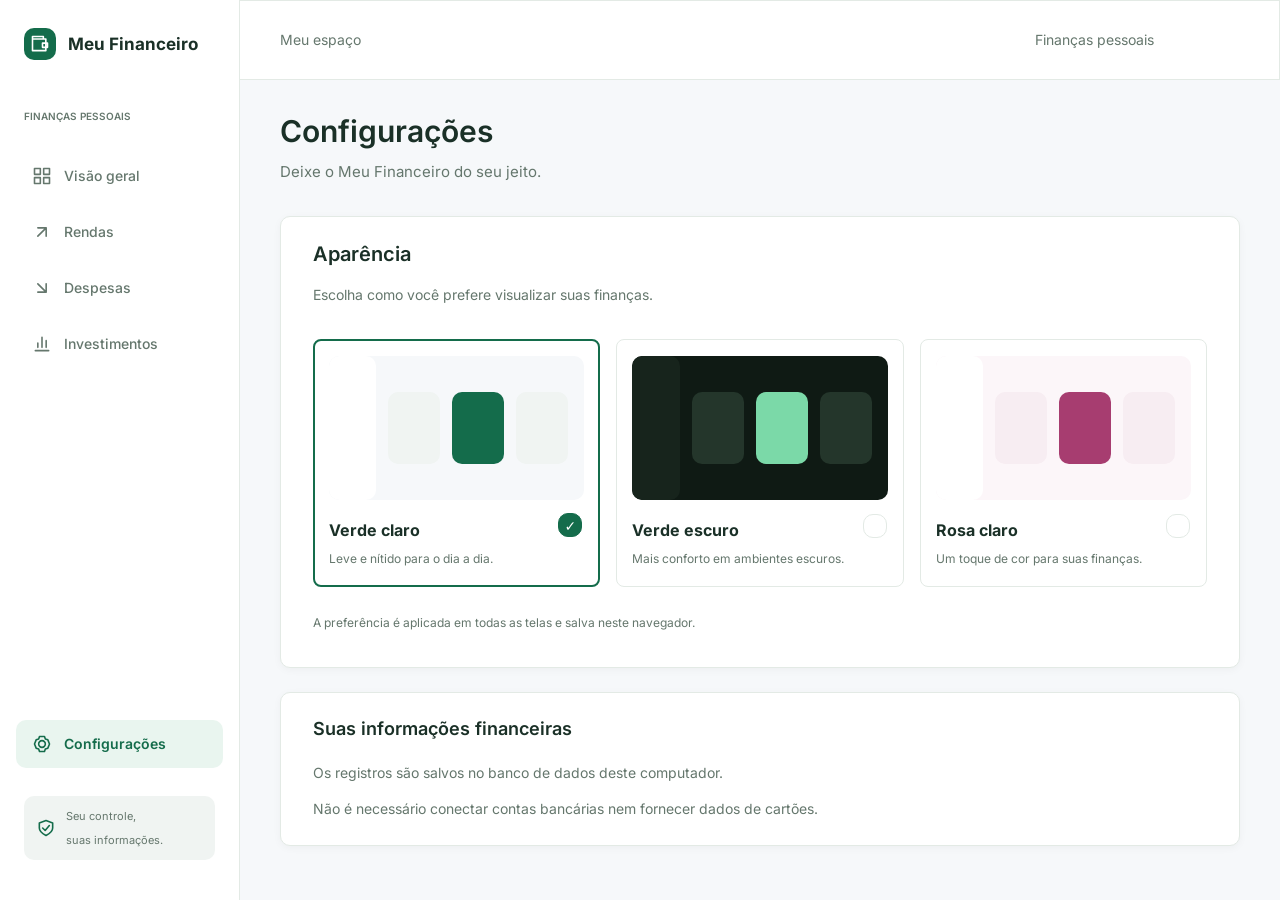
<file: frontend/src/pages/configuracoes.html>
<!doctype html>
<html lang="pt-BR" data-theme="verde-claro">
    <head>
        <meta charset="UTF-8" />
        <meta name="viewport" content="width=device-width, initial-scale=1.0" />
        <title>Configurações | Meu Financeiro</title>
        <link rel="stylesheet" href="../css/styles.css" />
        <script src="../js/theme.js"></script>
        <script src="../js/api.js" defer></script>
        <script src="../js/app.js" defer></script>
    </head>
    <body data-pagina="configuracoes">
        <a class="skip" href="#content">Pular para o conteúdo</a>
        <div id="menu-backdrop" class="menu-backdrop" aria-hidden="true" hidden></div>
        <aside id="menu-lateral" class="sidebar" aria-label="Navegação principal">
            <button id="menu-close" class="menu-close" type="button" aria-label="Fechar menu">×</button>
            <a href="../index.html" class="logo"
                ><span class="symbol"
                    ><img src="../assets/icons/wallet.svg" alt="" /></span
                >Meu Financeiro</a
            >
            <p class="nav-caption">FINANÇAS PESSOAIS</p>
            <nav>
                <a href="../index.html" data-nav="visao-geral"
                    ><img src="../assets/icons/grid.svg" alt="" />Visão geral</a
                >
                <a href="rendas.html" data-nav="rendas"
                    ><img src="../assets/icons/up.svg" alt="" />Rendas</a
                >
                <a href="despesas.html" data-nav="despesas"
                    ><img src="../assets/icons/down.svg" alt="" />Despesas</a
                >
                <a href="investimentos.html" data-nav="investimentos"
                    ><img
                        src="../assets/icons/invest.svg"
                        alt=""
                    />Investimentos</a
                >
            </nav>
            <div class="nav-bottom">
                <a
                    href="configuracoes.html"
                    data-nav="configuracoes"
                    aria-current="page"
                    ><img
                        src="../assets/icons/settings-active.svg"
                        alt=""
                    />Configurações</a
                >
                <div class="privacy">
                    <img src="../assets/icons/shield.svg" alt="" /><span
                        >Seu controle,<br />suas informações.</span
                    >
                </div>
            </div>
        </aside>
        <div class="workspace">
            <header class="topbar">
                <button id="menu-toggle" class="menu-toggle" type="button" aria-label="Abrir menu" aria-controls="menu-lateral" aria-expanded="false"><span></span><span></span><span></span></button>
                <span class="mobile-brand">Meu Financeiro</span>
                <span class="space-label">Meu espaço</span><span class="topbar-description">Finanças pessoais</span>
            </header>
            <main id="content">
                <div class="page-heading">
                    <div>
                        <h1 id="titulo">Configurações</h1>
                        <p id="subtitulo" class="subtitle">
                            Deixe o Meu Financeiro do seu jeito.
                        </p>
                    </div>
                    <button
                        class="period"
                        id="period-open"
                        aria-haspopup="dialog"
                        hidden
                    >
                        <img src="../assets/icons/calendar.svg" alt="" /><span
                            id="periodo-atual"
                            >Selecionar período</span
                        ><img src="../assets/icons/chevron.svg" alt="" />
                    </button>
                </div>
                <p id="erro-conexao" class="error" role="alert" hidden></p>
                <div id="tela">
                    <section class="card settings">
                        <h2>Aparência</h2>
                        <p>
                            Escolha como você prefere visualizar suas finanças.
                        </p>
                        <div
                            class="theme-grid"
                            role="group"
                            aria-label="Tema do sistema"
                        >
                            <button
                                class="theme-option"
                                data-theme-choice="verde-claro"
                            >
                                <div
                                    class="preview"
                                    data-theme="verde-claro"
                                    aria-hidden="true"
                                >
                                    <b></b><i></i><i></i><i></i>
                                </div>
                                <strong>Verde claro</strong
                                ><small>Leve e nítido para o dia a dia.</small
                                ><span class="check" aria-hidden="true"></span>
                            </button>
                            <button
                                class="theme-option"
                                data-theme-choice="verde-escuro"
                            >
                                <div
                                    class="preview"
                                    data-theme="verde-escuro"
                                    aria-hidden="true"
                                >
                                    <b></b><i></i><i></i><i></i>
                                </div>
                                <strong>Verde escuro</strong
                                ><small
                                    >Mais conforto em ambientes escuros.</small
                                ><span class="check" aria-hidden="true"></span>
                            </button>
                            <button
                                class="theme-option"
                                data-theme-choice="rosa-claro"
                            >
                                <div
                                    class="preview"
                                    data-theme="rosa-claro"
                                    aria-hidden="true"
                                >
                                    <b></b><i></i><i></i><i></i>
                                </div>
                                <strong>Rosa claro</strong
                                ><small
                                    >Um toque de cor para suas finanças.</small
                                ><span class="check" aria-hidden="true"></span>
                            </button>
                        </div>
                        <p class="footnote">
                            A preferência é aplicada em todas as telas e salva
                            neste navegador.
                        </p>
                    </section>
                    <section class="card info-card">
                        <h2>Suas informações financeiras</h2>
                        <p>
                            Os registros são salvos no banco de dados deste
                            computador.
                        </p>
                        <p>
                            Não é necessário conectar contas bancárias nem
                            fornecer dados de cartões.
                        </p>
                    </section>
                </div>
            </main>
        </div>
        <div id="toast" role="status" aria-live="polite" hidden></div>
        <dialog id="period-dialog" aria-labelledby="period-title">
            <form id="period-form">
                <h2 id="period-title">Selecionar período</h2>
                <p>Escolha um mês ou informe um intervalo.</p>
                <label for="month">Mês</label><input id="month" type="month" />
                <div class="field-row">
                    <div>
                        <label for="start">Data inicial *</label
                        ><input id="start" type="date" required />
                    </div>
                    <div>
                        <label for="end">Data final *</label
                        ><input id="end" type="date" required />
                    </div>
                </div>
                <p class="error" id="period-error" role="alert"></p>
                <div class="actions">
                    <button type="button" id="period-cancel">Cancelar</button
                    ><button class="primary">Aplicar período</button>
                </div>
            </form>
        </dialog>
    </body>
</html>
</file>
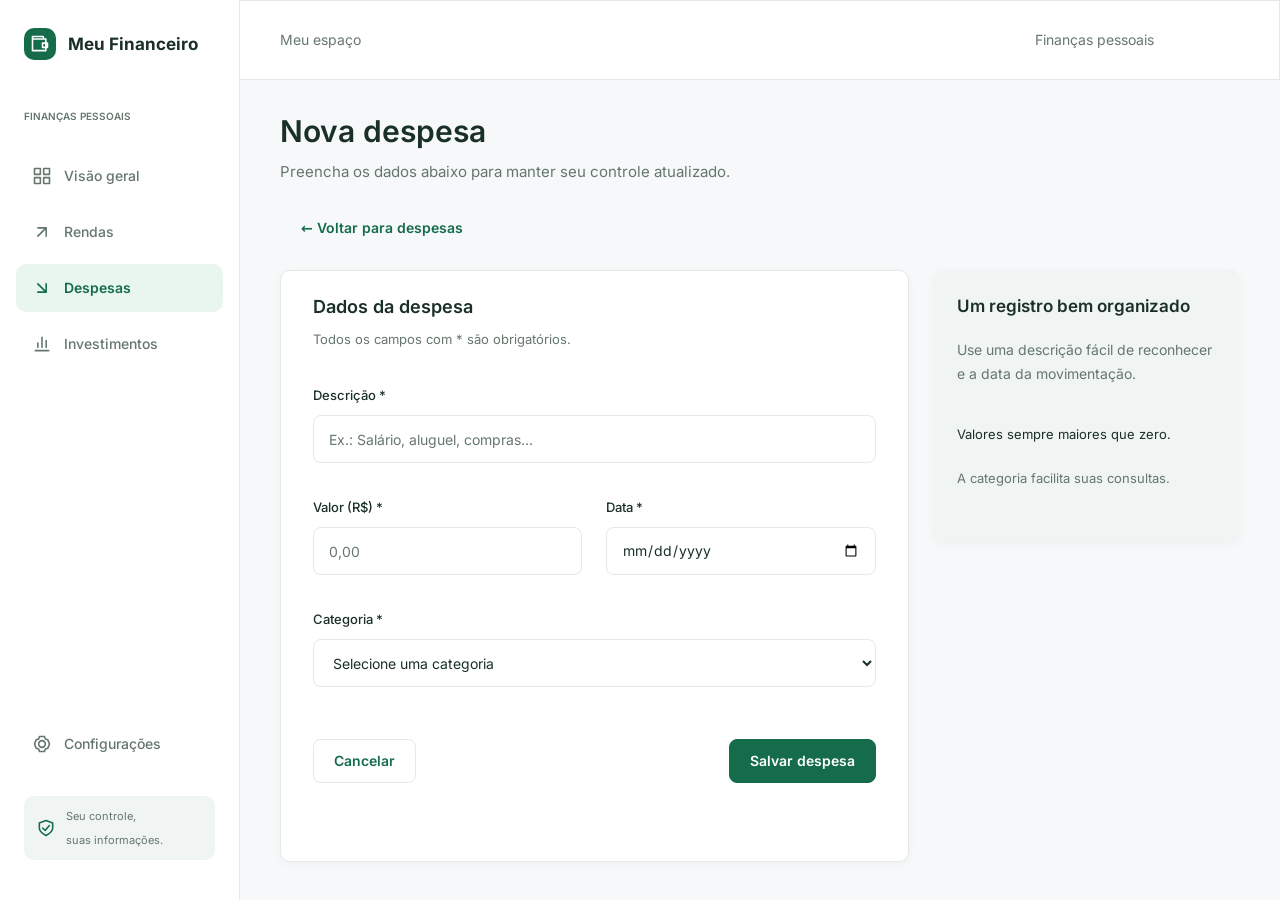
<file: frontend/src/pages/nova-despesa.html>
<!doctype html>
<html lang="pt-BR" data-theme="verde-claro">
    <head>
        <meta charset="UTF-8" />
        <meta name="viewport" content="width=device-width, initial-scale=1.0" />
        <title>Nova despesa | Meu Financeiro</title>
        <link rel="stylesheet" href="../css/styles.css" />
        <script src="../js/theme.js"></script>
        <script src="../js/api.js" defer></script>
        <script src="../js/app.js" defer></script>
    </head>
    <body data-pagina="despesas" data-formulario="true">
        <a class="skip" href="#content">Pular para o conteúdo</a>
        <div id="menu-backdrop" class="menu-backdrop" aria-hidden="true" hidden></div>
        <aside id="menu-lateral" class="sidebar" aria-label="Navegação principal">
            <button id="menu-close" class="menu-close" type="button" aria-label="Fechar menu">×</button>
            <a href="../index.html" class="logo"
                ><span class="symbol"
                    ><img src="../assets/icons/wallet.svg" alt="" /></span
                >Meu Financeiro</a
            >
            <p class="nav-caption">FINANÇAS PESSOAIS</p>
            <nav>
                <a href="../index.html" data-nav="visao-geral"
                    ><img src="../assets/icons/grid.svg" alt="" />Visão geral</a
                >
                <a href="rendas.html" data-nav="rendas"
                    ><img src="../assets/icons/up.svg" alt="" />Rendas</a
                >
                <a href="despesas.html" data-nav="despesas" aria-current="page"
                    ><img
                        src="../assets/icons/down-active.svg"
                        alt=""
                    />Despesas</a
                >
                <a href="investimentos.html" data-nav="investimentos"
                    ><img
                        src="../assets/icons/invest.svg"
                        alt=""
                    />Investimentos</a
                >
            </nav>
            <div class="nav-bottom">
                <a href="configuracoes.html" data-nav="configuracoes"
                    ><img
                        src="../assets/icons/settings.svg"
                        alt=""
                    />Configurações</a
                >
                <div class="privacy">
                    <img src="../assets/icons/shield.svg" alt="" /><span
                        >Seu controle,<br />suas informações.</span
                    >
                </div>
            </div>
        </aside>
        <div class="workspace">
            <header class="topbar">
                <button id="menu-toggle" class="menu-toggle" type="button" aria-label="Abrir menu" aria-controls="menu-lateral" aria-expanded="false"><span></span><span></span><span></span></button>
                <span class="mobile-brand">Meu Financeiro</span>
                <span class="space-label">Meu espaço</span><span class="topbar-description">Finanças pessoais</span>
            </header>
            <main id="content">
                <div class="page-heading">
                    <div>
                        <h1 id="titulo">Nova despesa</h1>
                        <p id="subtitulo" class="subtitle">
                            Preencha os dados abaixo para manter seu controle
                            atualizado.
                        </p>
                    </div>
                    <button
                        class="period"
                        id="period-open"
                        aria-haspopup="dialog"
                        hidden
                    >
                        <img src="../assets/icons/calendar.svg" alt="" /><span
                            id="periodo-atual"
                            >Selecionar período</span
                        ><img src="../assets/icons/chevron.svg" alt="" />
                    </button>
                </div>
                <p id="erro-conexao" class="error" role="alert" hidden></p>
                <div id="tela">
                    <button id="voltar" class="text-button back">
                        ← Voltar para despesas
                    </button>
                    <div class="form-layout">
                        <form
                            id="record-form"
                            class="card record-form expense-form"
                        >
                            <h2 id="titulo-formulario">Dados da despesa</h2>
                            <p class="card-subtitle">
                                Todos os campos com * são obrigatórios.
                            </p>
                            <div class="fields">
                                <div class="field">
                                    <label id="rotulo-descricao" for="descricao"
                                        >Descrição *</label
                                    ><input
                                        id="descricao"
                                        maxlength="120"
                                        required
                                    />
                                </div>
                                <div class="field-row">
                                    <div class="field">
                                        <label for="valor">Valor (R$) *</label
                                        ><input
                                            id="valor"
                                            placeholder="0,00"
                                            inputmode="decimal"
                                            required
                                        />
                                    </div>
                                    <div class="field">
                                        <label for="data">Data *</label
                                        ><input
                                            id="data"
                                            type="date"
                                            required
                                        />
                                    </div>
                                </div>
                                <div id="campo-categoria" class="field">
                                    <label for="categoria">Categoria *</label
                                    ><select id="categoria">
                                        <option value="">
                                            Selecione uma categoria
                                        </option>
                                        <option value="ALIMENTACAO">
                                            Alimentação
                                        </option>
                                        <option value="MORADIA">Moradia</option>
                                        <option value="TRANSPORTE">
                                            Transporte
                                        </option>
                                        <option value="LAZER">Lazer</option>
                                        <option value="SAUDE">Saúde</option>
                                    </select>
                                </div>
                            </div>
                            <p id="form-error" class="error" role="alert"></p>
                            <div class="actions">
                                <button id="cancelar" type="button">
                                    Cancelar</button
                                ><button
                                    id="salvar"
                                    type="submit"
                                    class="primary"
                                >
                                    Salvar despesa
                                </button>
                            </div>
                        </form>
                        <aside class="guidance">
                            <h3>Um registro bem organizado</h3>
                            <p>
                                Use uma descrição fácil de reconhecer e a data
                                da movimentação.
                            </p>
                            <p>Valores sempre maiores que zero.</p>
                            <p id="orientacao">
                                Valores salvos no seu controle financeiro.
                            </p>
                        </aside>
                    </div>
                </div>
            </main>
        </div>
        <div id="toast" role="status" aria-live="polite" hidden></div>
        <dialog id="period-dialog" aria-labelledby="period-title">
            <form id="period-form">
                <h2 id="period-title">Selecionar período</h2>
                <p>Escolha um mês ou informe um intervalo.</p>
                <label for="month">Mês</label><input id="month" type="month" />
                <div class="field-row">
                    <div>
                        <label for="start">Data inicial *</label
                        ><input id="start" type="date" required />
                    </div>
                    <div>
                        <label for="end">Data final *</label
                        ><input id="end" type="date" required />
                    </div>
                </div>
                <p class="error" id="period-error" role="alert"></p>
                <div class="actions">
                    <button type="button" id="period-cancel">Cancelar</button
                    ><button class="primary">Aplicar período</button>
                </div>
            </form>
        </dialog>
    </body>
</html>
</file>
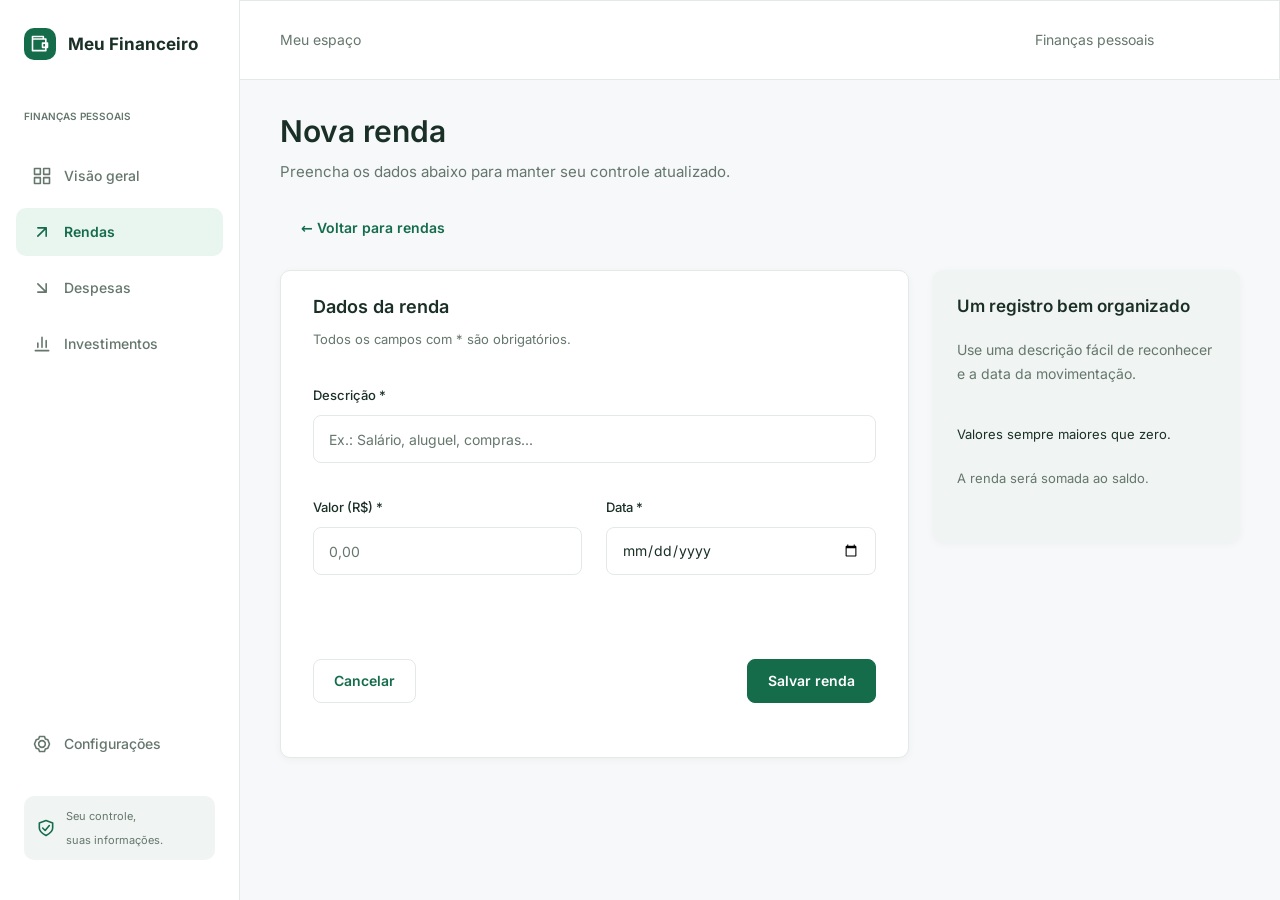
<file: frontend/src/pages/nova-renda.html>
<!doctype html>
<html lang="pt-BR" data-theme="verde-claro">
    <head>
        <meta charset="UTF-8" />
        <meta name="viewport" content="width=device-width, initial-scale=1.0" />
        <title>Nova renda | Meu Financeiro</title>
        <link rel="stylesheet" href="../css/styles.css" />
        <script src="../js/theme.js"></script>
        <script src="../js/api.js" defer></script>
        <script src="../js/app.js" defer></script>
    </head>
    <body data-pagina="rendas" data-formulario="true">
        <a class="skip" href="#content">Pular para o conteúdo</a>
        <div id="menu-backdrop" class="menu-backdrop" aria-hidden="true" hidden></div>
        <aside id="menu-lateral" class="sidebar" aria-label="Navegação principal">
            <button id="menu-close" class="menu-close" type="button" aria-label="Fechar menu">×</button>
            <a href="../index.html" class="logo"
                ><span class="symbol"
                    ><img src="../assets/icons/wallet.svg" alt="" /></span
                >Meu Financeiro</a
            >
            <p class="nav-caption">FINANÇAS PESSOAIS</p>
            <nav>
                <a href="../index.html" data-nav="visao-geral"
                    ><img src="../assets/icons/grid.svg" alt="" />Visão geral</a
                >
                <a href="rendas.html" data-nav="rendas" aria-current="page"
                    ><img src="../assets/icons/up-active.svg" alt="" />Rendas</a
                >
                <a href="despesas.html" data-nav="despesas"
                    ><img src="../assets/icons/down.svg" alt="" />Despesas</a
                >
                <a href="investimentos.html" data-nav="investimentos"
                    ><img
                        src="../assets/icons/invest.svg"
                        alt=""
                    />Investimentos</a
                >
            </nav>
            <div class="nav-bottom">
                <a href="configuracoes.html" data-nav="configuracoes"
                    ><img
                        src="../assets/icons/settings.svg"
                        alt=""
                    />Configurações</a
                >
                <div class="privacy">
                    <img src="../assets/icons/shield.svg" alt="" /><span
                        >Seu controle,<br />suas informações.</span
                    >
                </div>
            </div>
        </aside>
        <div class="workspace">
            <header class="topbar">
                <button id="menu-toggle" class="menu-toggle" type="button" aria-label="Abrir menu" aria-controls="menu-lateral" aria-expanded="false"><span></span><span></span><span></span></button>
                <span class="mobile-brand">Meu Financeiro</span>
                <span class="space-label">Meu espaço</span><span class="topbar-description">Finanças pessoais</span>
            </header>
            <main id="content">
                <div class="page-heading">
                    <div>
                        <h1 id="titulo">Nova renda</h1>
                        <p id="subtitulo" class="subtitle">
                            Preencha os dados abaixo para manter seu controle
                            atualizado.
                        </p>
                    </div>
                    <button
                        class="period"
                        id="period-open"
                        aria-haspopup="dialog"
                        hidden
                    >
                        <img src="../assets/icons/calendar.svg" alt="" /><span
                            id="periodo-atual"
                            >Selecionar período</span
                        ><img src="../assets/icons/chevron.svg" alt="" />
                    </button>
                </div>
                <p id="erro-conexao" class="error" role="alert" hidden></p>
                <div id="tela">
                    <button id="voltar" class="text-button back">
                        ← Voltar para rendas
                    </button>
                    <div class="form-layout">
                        <form id="record-form" class="card record-form">
                            <h2 id="titulo-formulario">Dados da renda</h2>
                            <p class="card-subtitle">
                                Todos os campos com * são obrigatórios.
                            </p>
                            <div class="fields">
                                <div class="field">
                                    <label id="rotulo-descricao" for="descricao"
                                        >Descrição *</label
                                    ><input
                                        id="descricao"
                                        maxlength="120"
                                        required
                                    />
                                </div>
                                <div class="field-row">
                                    <div class="field">
                                        <label for="valor">Valor (R$) *</label
                                        ><input
                                            id="valor"
                                            placeholder="0,00"
                                            inputmode="decimal"
                                            required
                                        />
                                    </div>
                                    <div class="field">
                                        <label for="data">Data *</label
                                        ><input
                                            id="data"
                                            type="date"
                                            required
                                        />
                                    </div>
                                </div>
                                <div id="campo-categoria" class="field" hidden>
                                    <label for="categoria">Categoria *</label
                                    ><select id="categoria">
                                        <option value="">
                                            Selecione uma categoria
                                        </option>
                                        <option value="ALIMENTACAO">
                                            Alimentação
                                        </option>
                                        <option value="MORADIA">Moradia</option>
                                        <option value="TRANSPORTE">
                                            Transporte
                                        </option>
                                        <option value="LAZER">Lazer</option>
                                        <option value="SAUDE">Saúde</option>
                                    </select>
                                </div>
                            </div>
                            <p id="form-error" class="error" role="alert"></p>
                            <div class="actions">
                                <button id="cancelar" type="button">
                                    Cancelar</button
                                ><button
                                    id="salvar"
                                    type="submit"
                                    class="primary"
                                >
                                    Salvar renda
                                </button>
                            </div>
                        </form>
                        <aside class="guidance">
                            <h3>Um registro bem organizado</h3>
                            <p>
                                Use uma descrição fácil de reconhecer e a data
                                da movimentação.
                            </p>
                            <p>Valores sempre maiores que zero.</p>
                            <p id="orientacao">
                                Valores salvos no seu controle financeiro.
                            </p>
                        </aside>
                    </div>
                </div>
            </main>
        </div>
        <div id="toast" role="status" aria-live="polite" hidden></div>
        <dialog id="period-dialog" aria-labelledby="period-title">
            <form id="period-form">
                <h2 id="period-title">Selecionar período</h2>
                <p>Escolha um mês ou informe um intervalo.</p>
                <label for="month">Mês</label><input id="month" type="month" />
                <div class="field-row">
                    <div>
                        <label for="start">Data inicial *</label
                        ><input id="start" type="date" required />
                    </div>
                    <div>
                        <label for="end">Data final *</label
                        ><input id="end" type="date" required />
                    </div>
                </div>
                <p class="error" id="period-error" role="alert"></p>
                <div class="actions">
                    <button type="button" id="period-cancel">Cancelar</button
                    ><button class="primary">Aplicar período</button>
                </div>
            </form>
        </dialog>
    </body>
</html>
</file>
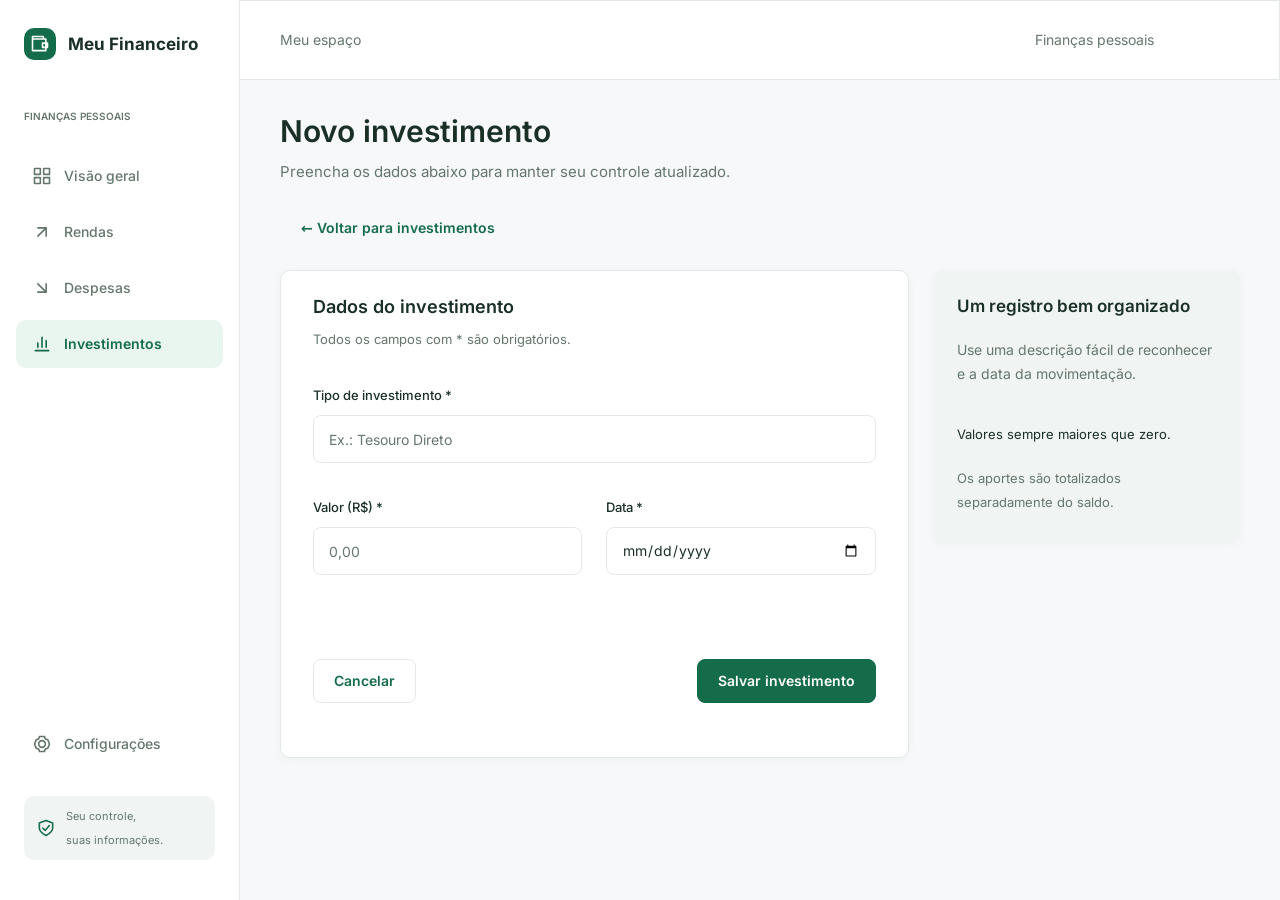
<file: frontend/src/pages/novo-investimento.html>
<!doctype html>
<html lang="pt-BR" data-theme="verde-claro">
    <head>
        <meta charset="UTF-8" />
        <meta name="viewport" content="width=device-width, initial-scale=1.0" />
        <title>Novo investimento | Meu Financeiro</title>
        <link rel="stylesheet" href="../css/styles.css" />
        <script src="../js/theme.js"></script>
        <script src="../js/api.js" defer></script>
        <script src="../js/app.js" defer></script>
    </head>
    <body data-pagina="investimentos" data-formulario="true">
        <a class="skip" href="#content">Pular para o conteúdo</a>
        <div id="menu-backdrop" class="menu-backdrop" aria-hidden="true" hidden></div>
        <aside id="menu-lateral" class="sidebar" aria-label="Navegação principal">
            <button id="menu-close" class="menu-close" type="button" aria-label="Fechar menu">×</button>
            <a href="../index.html" class="logo"
                ><span class="symbol"
                    ><img src="../assets/icons/wallet.svg" alt="" /></span
                >Meu Financeiro</a
            >
            <p class="nav-caption">FINANÇAS PESSOAIS</p>
            <nav>
                <a href="../index.html" data-nav="visao-geral"
                    ><img src="../assets/icons/grid.svg" alt="" />Visão geral</a
                >
                <a href="rendas.html" data-nav="rendas"
                    ><img src="../assets/icons/up.svg" alt="" />Rendas</a
                >
                <a href="despesas.html" data-nav="despesas"
                    ><img src="../assets/icons/down.svg" alt="" />Despesas</a
                >
                <a
                    href="investimentos.html"
                    data-nav="investimentos"
                    aria-current="page"
                    ><img
                        src="../assets/icons/invest-active.svg"
                        alt=""
                    />Investimentos</a
                >
            </nav>
            <div class="nav-bottom">
                <a href="configuracoes.html" data-nav="configuracoes"
                    ><img
                        src="../assets/icons/settings.svg"
                        alt=""
                    />Configurações</a
                >
                <div class="privacy">
                    <img src="../assets/icons/shield.svg" alt="" /><span
                        >Seu controle,<br />suas informações.</span
                    >
                </div>
            </div>
        </aside>
        <div class="workspace">
            <header class="topbar">
                <button id="menu-toggle" class="menu-toggle" type="button" aria-label="Abrir menu" aria-controls="menu-lateral" aria-expanded="false"><span></span><span></span><span></span></button>
                <span class="mobile-brand">Meu Financeiro</span>
                <span class="space-label">Meu espaço</span><span class="topbar-description">Finanças pessoais</span>
            </header>
            <main id="content">
                <div class="page-heading">
                    <div>
                        <h1 id="titulo">Novo investimento</h1>
                        <p id="subtitulo" class="subtitle">
                            Preencha os dados abaixo para manter seu controle
                            atualizado.
                        </p>
                    </div>
                    <button
                        class="period"
                        id="period-open"
                        aria-haspopup="dialog"
                        hidden
                    >
                        <img src="../assets/icons/calendar.svg" alt="" /><span
                            id="periodo-atual"
                            >Selecionar período</span
                        ><img src="../assets/icons/chevron.svg" alt="" />
                    </button>
                </div>
                <p id="erro-conexao" class="error" role="alert" hidden></p>
                <div id="tela">
                    <button id="voltar" class="text-button back">
                        ← Voltar para investimentos
                    </button>
                    <div class="form-layout">
                        <form id="record-form" class="card record-form">
                            <h2 id="titulo-formulario">
                                Dados do investimento
                            </h2>
                            <p class="card-subtitle">
                                Todos os campos com * são obrigatórios.
                            </p>
                            <div class="fields">
                                <div class="field">
                                    <label id="rotulo-descricao" for="descricao"
                                        >Tipo de investimento *</label
                                    ><input
                                        id="descricao"
                                        maxlength="120"
                                        required
                                    />
                                </div>
                                <div class="field-row">
                                    <div class="field">
                                        <label for="valor">Valor (R$) *</label
                                        ><input
                                            id="valor"
                                            placeholder="0,00"
                                            inputmode="decimal"
                                            required
                                        />
                                    </div>
                                    <div class="field">
                                        <label for="data">Data *</label
                                        ><input
                                            id="data"
                                            type="date"
                                            required
                                        />
                                    </div>
                                </div>
                                <div id="campo-categoria" class="field" hidden>
                                    <label for="categoria">Categoria *</label
                                    ><select id="categoria">
                                        <option value="">
                                            Selecione uma categoria
                                        </option>
                                        <option value="ALIMENTACAO">
                                            Alimentação
                                        </option>
                                        <option value="MORADIA">Moradia</option>
                                        <option value="TRANSPORTE">
                                            Transporte
                                        </option>
                                        <option value="LAZER">Lazer</option>
                                        <option value="SAUDE">Saúde</option>
                                    </select>
                                </div>
                            </div>
                            <p id="form-error" class="error" role="alert"></p>
                            <div class="actions">
                                <button id="cancelar" type="button">
                                    Cancelar</button
                                ><button
                                    id="salvar"
                                    type="submit"
                                    class="primary"
                                >
                                    Salvar investimento
                                </button>
                            </div>
                        </form>
                        <aside class="guidance">
                            <h3>Um registro bem organizado</h3>
                            <p>
                                Use uma descrição fácil de reconhecer e a data
                                da movimentação.
                            </p>
                            <p>Valores sempre maiores que zero.</p>
                            <p id="orientacao">
                                Valores salvos no seu controle financeiro.
                            </p>
                        </aside>
                    </div>
                </div>
            </main>
        </div>
        <div id="toast" role="status" aria-live="polite" hidden></div>
        <dialog id="period-dialog" aria-labelledby="period-title">
            <form id="period-form">
                <h2 id="period-title">Selecionar período</h2>
                <p>Escolha um mês ou informe um intervalo.</p>
                <label for="month">Mês</label><input id="month" type="month" />
                <div class="field-row">
                    <div>
                        <label for="start">Data inicial *</label
                        ><input id="start" type="date" required />
                    </div>
                    <div>
                        <label for="end">Data final *</label
                        ><input id="end" type="date" required />
                    </div>
                </div>
                <p class="error" id="period-error" role="alert"></p>
                <div class="actions">
                    <button type="button" id="period-cancel">Cancelar</button
                    ><button class="primary">Aplicar período</button>
                </div>
            </form>
        </dialog>
    </body>
</html>
</file>
<file: frontend/src/css/styles.css>
[hidden] {
    display: none !important;
}

@font-face {
    font-family: Inter;
    src: url("../assets/inter.woff2") format("woff2");
    font-weight: 100 900;
    font-display: swap;
}
:root,
[data-theme="verde-claro"] {
    color-scheme: light;
    --canvas: #f6f8fa;
    --surface: #fff;
    --soft: #f0f4f2;
    --text: #1a3027;
    --muted: #65776d;
    --border: #e3eae5;
    --brand: #146c4b;
    --tint: #e9f5ef;
    --on-brand: #fff;
    --red: #b44336;
    --redsoft: #fff0ed;
    --blue: #426da1;
    --shadow: 0 2px 8px #000d050a;
}
[data-theme="verde-escuro"] {
    color-scheme: dark;
    --canvas: #0f1a14;
    --surface: #17241c;
    --soft: #24362b;
    --text: #e5f0e8;
    --muted: #a6baad;
    --border: #31473a;
    --brand: #7bd9a8;
    --tint: #243e30;
    --on-brand: #10291b;
    --red: #ffaaa0;
    --redsoft: #422723;
    --blue: #9dbfee;
    --shadow: 0 2px 8px #0003;
}
[data-theme="rosa-claro"] {
    color-scheme: light;
    --canvas: #fcf6f9;
    --surface: #fff;
    --soft: #f7edf2;
    --text: #402333;
    --muted: #806674;
    --border: #eddde5;
    --brand: #a73d70;
    --tint: #fbe8f1;
    --on-brand: #fff;
    --red: #b44336;
    --redsoft: #fff0ed;
    --blue: #7255a1;
    --shadow: 0 2px 8px #400d250a;
}
* {
    box-sizing: border-box;
}
body {
    margin: 0;
    background: var(--canvas);
    color: var(--text);
    font:
        14px/24px Inter,
        system-ui,
        sans-serif;
}
h1,
h2,
h3,
p {
    margin: 0;
}
h1 {
    font-size: 30px;
    line-height: 39px;
    font-weight: 600;
}
h2 {
    font-size: 18px;
    line-height: 24px;
    font-weight: 600;
}
h3 {
    font-size: 17px;
    font-weight: 600;
}
p {
    color: var(--muted);
}
a {
    color: var(--brand);
    text-decoration: none;
}
button,
input,
select {
    font: inherit;
}
button,
a,
input,
select {
    -webkit-tap-highlight-color: transparent;
}
button {
    min-height: 44px;
    padding: 9px 20px;
    border: 1px solid var(--border);
    border-radius: 8px;
    background: var(--surface);
    color: var(--brand);
    font-weight: 600;
    cursor: pointer;
}
button:hover {
    background: var(--soft);
}
button.primary {
    background: var(--brand);
    border-color: var(--brand);
    color: var(--on-brand);
}
button.primary:hover {
    filter: brightness(0.92);
}
button:disabled {
    opacity: 0.6;
    cursor: wait;
}
.text-button {
    border-color: transparent;
    background: transparent;
}
.text-button:hover {
    background: var(--tint);
}
:focus-visible {
    outline: 3px solid var(--brand);
    outline-offset: 3px;
}
input,
select {
    width: 100%;
    height: 48px;
    border: 1px solid var(--border);
    border-radius: 8px;
    padding: 10px 15px;
    color: var(--text);
    background: var(--surface);
}
input::placeholder {
    color: var(--muted);
}
label {
    display: block;
    font-size: 13px;
    font-weight: 500;
    margin-bottom: 8px;
}
input[aria-invalid="true"],
select[aria-invalid="true"] {
    border-color: var(--red);
}
.error {
    color: var(--red);
    font-size: 13px;
    min-height: 24px;
}
.error:empty {
    display: none;
}
.skip {
    position: fixed;
    left: 16px;
    top: -100px;
    z-index: 10;
    background: var(--surface);
    padding: 12px;
}
.skip:focus {
    top: 8px;
}
.sidebar {
    position: fixed;
    inset: 0 auto 0 0;
    width: 240px;
    background: var(--surface);
    border-right: 1px solid var(--border);
    display: flex;
    flex-direction: column;
    z-index: 2;
}
.logo {
    display: flex;
    align-items: center;
    gap: 12px;
    margin: 28px 24px 40px;
    font-size: 17px;
    font-weight: 700;
    color: var(--text);
    white-space: nowrap;
}
.symbol {
    width: 32px;
    height: 32px;
    border-radius: 10px;
    background: var(--brand);
    display: grid;
    place-items: center;
}
.symbol img {
    width: 20px;
    height: 20px;
}
.nav-caption {
    font-size: 10px;
    font-weight: 600;
    margin: 4px 24px 24px;
}
.sidebar nav,
.nav-bottom {
    padding: 0 16px;
}
.sidebar [data-nav] {
    display: flex;
    align-items: center;
    gap: 12px;
    min-height: 48px;
    margin-bottom: 8px;
    padding: 12px 16px;
    color: var(--muted);
    font-weight: 500;
    border-radius: 10px;
}
.sidebar [data-nav]:hover {
    background: var(--soft);
}
.sidebar [aria-current="page"] {
    background: var(--tint);
    color: var(--brand);
    font-weight: 600;
}
.sidebar img {
    width: 20px;
    height: 20px;
    flex-shrink: 0;
}
.nav-bottom {
    margin-top: auto;
    padding-bottom: 40px;
}
.privacy {
    margin: 28px 8px 0;
    padding: 8px 12px;
    display: flex;
    gap: 10px;
    align-items: center;
    background: var(--soft);
    border-radius: 10px;
    font-size: 11px;
    color: var(--muted);
    height: 64px;
}
.workspace {
    margin-left: 240px;
}
.menu-toggle,
.menu-close,
.mobile-brand,
.menu-backdrop {
    display: none;
}
.topbar {
    height: 80px;
    background: var(--surface);
    border: 1px solid var(--border);
    border-left: 0;
    display: flex;
    align-items: center;
    justify-content: space-between;
    padding: 0 40px;
    color: var(--muted);
}
.topbar span:last-child {
    margin-right: 85px;
}
main {
    padding: 32px 40px 24px;
    max-width: 1600px;
    min-height: calc(100vh - 80px);
}
.page-heading {
    display: flex;
    justify-content: space-between;
    gap: 24px;
    align-items: flex-start;
    margin-bottom: 32px;
}
.subtitle {
    font-size: 15px;
    margin-top: 9px;
}
.period {
    display: flex;
    align-items: center;
    gap: 12px;
    width: 280px;
    height: 48px;
    flex-shrink: 0;
    font-weight: 500;
    color: var(--text);
    padding: 12px 16px;
}
.period img {
    width: 20px;
    height: 20px;
}
.period img:last-child {
    margin-left: auto;
}
.card {
    background: var(--surface);
    border: 1px solid var(--border);
    border-radius: 10px;
    box-shadow: var(--shadow);
}
.stat-grid {
    display: grid;
    grid-template-columns: repeat(4, minmax(0, 1fr));
    gap: 24px;
    margin-bottom: 24px;
}
.stat {
    padding: 16px 24px;
    min-height: 144px;
}
.stat p {
    font-size: 13px;
}
.stat strong {
    display: block;
    font-size: 30px;
    line-height: 39px;
    margin: 8px 0 10px;
    font-weight: 600;
    white-space: nowrap;
}
.stat small {
    color: var(--muted);
    font-size: 12px;
}
.income {
    color: var(--brand);
}
.expense {
    color: var(--red);
}
.investment {
    color: var(--blue);
}
.dashboard-middle {
    display: grid;
    grid-template-columns: 1.49fr 1fr;
    gap: 24px;
    margin-bottom: 24px;
}
.dashboard-middle > .card {
    padding: 20px 24px;
    min-height: 304px;
}
.card-subtitle {
    font-size: 13px;
    margin-top: 8px;
}
.bars {
    margin-top: 20px;
}
.bar-row {
    display: grid;
    grid-template-columns: 110px 1fr 140px;
    gap: 20px;
    align-items: center;
    min-height: 36px;
    font-size: 13px;
}
.bar-row > span:last-child {
    text-align: right;
}
.track {
    height: 6px;
    border-radius: 6px;
    background: var(--soft);
    overflow: hidden;
}
.track i {
    display: block;
    height: 100%;
    background: var(--brand);
    border-radius: 6px;
}
.shortcuts {
    display: flex;
    flex-direction: column;
    align-items: flex-start;
    gap: 10px;
    margin-top: 28px;
}
.shortcuts button {
    min-height: 46px;
}
.recent-heading {
    display: flex;
    justify-content: space-between;
    align-items: center;
    padding: 12px 24px;
    border-bottom: 1px solid var(--border);
}
.recent-row {
    display: grid;
    grid-template-columns: 132px 1fr 168px 200px;
    gap: 20px;
    padding: 12px 24px;
    min-height: 48px;
    font-size: 13px;
}
.recent-row span:last-child {
    text-align: right;
    font-weight: 600;
}
.footnote {
    font-size: 12px;
    margin-top: 16px;
}
.list-top {
    display: flex;
    justify-content: space-between;
    gap: 24px;
    align-items: flex-start;
    margin-top: -8px;
    margin-bottom: 40px;
}
.total-card {
    width: 520px;
    min-height: 112px;
    padding: 16px 24px;
}
.total-card p {
    font-size: 13px;
}
.total-line {
    display: flex;
    justify-content: space-between;
    align-items: baseline;
    margin-top: 8px;
}
.total-line strong {
    font-size: 28px;
    line-height: 37px;
    font-weight: 600;
}
.total-line small {
    color: var(--muted);
    margin-right: 56px;
    font-size: 12px;
}
.filters {
    margin: -16px 0 8px;
}
.filters > p {
    font-size: 13px;
    margin-bottom: 8px;
    font-weight: 500;
}
.filter-buttons {
    display: flex;
    flex-wrap: wrap;
    gap: 8px;
}
.table-wrap {
    overflow-x: auto;
}
.records {
    width: 100%;
    border-collapse: collapse;
    table-layout: fixed;
}
.records th {
    font-size: 12px;
    text-align: left;
    color: var(--muted);
    height: 64px;
    border-bottom: 1px solid var(--border);
    font-weight: 600;
}
.records td {
    height: 64px;
    font-size: 14px;
    border-bottom: 1px solid var(--border);
    overflow-wrap: anywhere;
}
.records th,
.records td {
    padding: 8px 24px;
}
.records th:first-child {
    width: 48%;
}
.records.expenses th:first-child {
    width: 35%;
}
.records.expenses th:nth-child(2) {
    width: 21%;
}
.records .amount {
    text-align: right;
    font-weight: 600;
    width: 160px;
}
.records .date {
    font-size: 13px;
    color: var(--muted);
    width: 18%;
}
.records .action {
    width: 176px;
    padding: 8px 4px;
}
.records .action button {
    padding: 9px 12px;
}
.row-actions {
    display: flex;
    gap: 8px;
    align-items: center;
}
.delete-button {
    color: var(--red);
}
.delete-button:hover {
    background: var(--redsoft);
}
.badge {
    display: inline-block;
    min-width: 120px;
    background: var(--soft);
    border-radius: 10px;
    padding: 2px 12px;
    color: var(--muted);
    font-size: 12px;
}
.table-footer {
    padding: 24px;
    font-size: 12px;
    color: var(--muted);
    min-height: 80px;
    display: flex;
    align-items: flex-end;
}
.empty {
    text-align: center;
    padding: 48px 24px;
    color: var(--muted);
}
.empty h2 {
    color: var(--text);
    margin-bottom: 8px;
}
.empty button {
    margin-top: 16px;
}
.back {
    margin: -16px 0 20px;
}
.form-layout {
    display: grid;
    grid-template-columns: minmax(0, 736fr) minmax(260px, 360fr);
    gap: 24px;
}
.record-form {
    padding: 24px 32px 40px;
    min-height: 488px;
}
.record-form .fields {
    margin-top: 32px;
}
.record-form .field {
    margin-bottom: 32px;
}
.record-form .field-row {
    margin-bottom: 0;
}
.field-row {
    display: grid;
    grid-template-columns: 1fr 1fr;
    gap: 24px;
}
.actions {
    display: flex;
    align-items: center;
    justify-content: space-between;
    gap: 16px;
    margin-top: 52px;
}
.record-form.expense-form {
    min-height: 592px;
}
.guidance {
    align-self: start;
    background: var(--soft);
    padding: 24px;
    min-height: 272px;
    border-radius: 10px;
    box-shadow: var(--shadow);
}
.guidance p {
    margin-top: 20px;
}
.guidance p:nth-of-type(2) {
    margin-top: 36px;
    color: var(--text);
    font-size: 13px;
}
.guidance p:last-child {
    font-size: 13px;
}
.settings {
    padding: 24px 32px 32px;
    margin-top: 8px;
}
.settings h2 {
    font-size: 20px;
    line-height: 26px;
}
.settings > p {
    margin-top: 16px;
}
.theme-grid {
    display: grid;
    grid-template-columns: repeat(3, minmax(0, 1fr));
    gap: 16px;
    margin: 32px 0 24px;
}
.theme-option {
    text-align: left;
    padding: 15px;
    min-height: 248px;
    color: var(--text);
    font-weight: 400;
    position: relative;
}
.theme-option[aria-pressed="true"] {
    border: 2px solid var(--brand);
    padding: 14px;
}
.theme-option strong {
    display: block;
    font-size: 16px;
    margin: 18px 0 4px;
}
.theme-option small {
    font-size: 12px;
    color: var(--muted);
}
.check {
    position: absolute;
    right: 16px;
    bottom: 48px;
    border: 1px solid var(--border);
    width: 24px;
    height: 24px;
    border-radius: 10px;
    text-align: center;
}
.theme-option[aria-pressed="true"] .check {
    background: var(--brand);
    color: var(--on-brand);
    border-color: var(--brand);
}
.preview {
    height: 144px;
    border-radius: 10px;
    background: var(--canvas);
    display: flex;
    align-items: center;
    gap: 12px;
    padding-right: 16px;
    overflow: hidden;
}
.preview b {
    width: 20%;
    height: 100%;
    background: var(--surface);
    border-radius: 10px;
}
.preview i {
    width: 22%;
    height: 72px;
    border-radius: 10px;
    background: var(--soft);
}
.preview i:nth-child(3) {
    background: var(--brand);
}
.info-card {
    padding: 24px 32px;
    margin-top: 24px;
}
.info-card p {
    margin-top: 20px;
}
.info-card p + p {
    margin-top: 12px;
}
#toast {
    position: fixed;
    right: 32px;
    bottom: 24px;
    max-width: calc(100vw - 32px);
    z-index: 5;
    background: var(--tint);
    border: 1px solid var(--brand);
    color: var(--text);
    border-radius: 10px;
    padding: 16px 24px;
    box-shadow: var(--shadow);
}
#toast.failure {
    background: var(--redsoft);
    border-color: var(--red);
}
dialog {
    width: min(560px, calc(100vw - 32px));
    padding: 32px;
    border: 1px solid var(--border);
    border-radius: 12px;
    background: var(--surface);
    color: var(--text);
}
dialog::backdrop {
    background: #08170f66;
}
dialog p {
    margin: 12px 0 24px;
}
dialog .field-row {
    margin-top: 24px;
}
dialog .actions {
    margin-top: 24px;
}
.loading {
    padding: 64px;
    text-align: center;
    color: var(--muted);
}
[data-theme="verde-escuro"] .sidebar img:not(.symbol img),
[data-theme="verde-escuro"] .period img {
    filter: brightness(1.8);
}
[data-theme="rosa-claro"] .sidebar img:not(.symbol img),
[data-theme="rosa-claro"] .period img {
    filter: hue-rotate(140deg);
}
main:focus {
    outline: none;
}
@media (max-width: 1200px) {
    main {
        padding: 32px 24px;
    }
    .topbar {
        padding: 0 24px;
    }
    .topbar span:last-child {
        margin-right: 0;
    }
    .stat-grid {
        grid-template-columns: repeat(2, 1fr);
    }
    .dashboard-middle {
        grid-template-columns: 1fr;
    }
    .theme-grid {
        grid-template-columns: 1fr;
    }
    .theme-option {
        min-height: 220px;
    }
    .form-layout {
        grid-template-columns: 1fr;
    }
    .guidance {
        min-height: auto;
    }
    .records {
        min-width: 760px;
    }
    .recent-row {
        grid-template-columns: 100px 1fr 100px 140px;
    }
    .bar-row {
        grid-template-columns: 110px 1fr 120px;
    }
}
@media (max-width: 760px) {
    body.menu-aberto {
        overflow: hidden;
    }
    .menu-toggle {
        display: flex;
        flex-direction: column;
        justify-content: center;
        gap: 5px;
        width: 44px;
        height: 44px;
        padding: 10px;
        border: 0;
        background: transparent;
        flex-shrink: 0;
    }
    .menu-toggle span {
        display: block;
        width: 24px;
        height: 2px;
        background: var(--text);
        border-radius: 2px;
    }
    .mobile-brand {
        display: block;
        color: var(--text);
        font-size: 17px;
        font-weight: 700;
    }
    .menu-close {
        display: block;
        position: absolute;
        top: 14px;
        right: 12px;
        width: 36px;
        height: 36px;
        min-height: 36px;
        padding: 0;
        border: 0;
        font-size: 28px;
        color: var(--text);
        background: transparent;
    }
    .menu-backdrop {
        display: block;
        position: fixed;
        inset: 0;
        z-index: 4;
        background: #08170f80;
    }
    .sidebar {
        position: fixed;
        inset: 0 auto 0 0;
        width: min(280px, calc(100vw - 56px));
        height: 100vh;
        height: 100dvh;
        min-height: 0;
        z-index: 5;
        transform: translateX(-100%);
        visibility: hidden;
    }
    .menu-aberto .sidebar {
        transform: translateX(0);
        visibility: visible;
        box-shadow: 8px 0 24px #0002;
    }
    .sidebar .logo {
        margin: 20px 56px 28px 20px;
        flex-shrink: 0;
    }
    .nav-caption,
    .privacy {
        display: none;
    }
    .sidebar nav {
        display: flex;
        flex-direction: column;
        flex: 0 1 auto;
        min-height: 0;
        overflow-y: auto;
        padding: 0 16px;
    }
    .sidebar [data-nav] {
        white-space: nowrap;
        padding: 8px 12px;
        gap: 8px;
        margin-bottom: 4px;
    }
    .nav-bottom {
        flex-shrink: 0;
        margin-top: 12px;
        padding: 16px 16px calc(16px + env(safe-area-inset-bottom));
        border-top: 1px solid var(--border);
    }
    .nav-bottom a {
        max-width: none;
    }
    .workspace {
        margin-left: 0;
    }
    .topbar {
        position: sticky;
        top: 0;
        z-index: 3;
        height: 64px;
        padding: 0 12px;
        justify-content: flex-start;
        gap: 8px;
    }
    .topbar .space-label,
    .topbar .topbar-description {
        display: none;
    }
    .page-heading {
        flex-direction: column;
        gap: 16px;
    }
    .period {
        width: 100%;
    }
    main {
        padding: 24px 16px;
        min-height: calc(100dvh - 64px);
    }
    .stat-grid {
        gap: 12px;
        grid-template-columns: repeat(2, minmax(0, 1fr));
    }
    .stat {
        padding: 16px;
        min-height: 130px;
    }
    .stat strong {
        font-size: clamp(18px, 5.5vw, 23px);
        white-space: normal;
        overflow-wrap: anywhere;
    }
    .list-top {
        flex-direction: column;
        margin-bottom: 32px;
    }
    .total-card {
        width: 100%;
    }
    .total-line small {
        margin-right: 0;
    }
    .records,
    .records tbody {
        display: block;
        min-width: 0;
        width: 100%;
    }
    .records thead {
        display: none;
    }
    .records tr {
        display: flex;
        flex-wrap: wrap;
        align-items: center;
        gap: 8px 12px;
        padding: 16px;
        border-bottom: 1px solid var(--border);
    }
    .records td {
        height: auto;
        padding: 0;
        border: 0;
    }
    .records td:first-child {
        width: 100%;
        font-weight: 600;
    }
    .records.expenses td:nth-child(2) {
        width: 100%;
    }
    .records .date {
        width: auto;
        margin-right: auto;
    }
    .records .amount {
        width: auto;
    }
    .records .action {
        width: 100%;
        padding: 4px 0 0;
    }
    .field-row {
        grid-template-columns: 1fr;
        gap: 0;
    }
    .record-form {
        padding: 24px;
        min-height: auto;
    }
    .record-form .field {
        margin-bottom: 24px;
    }
    .form-layout {
        gap: 16px;
    }
    .actions {
        margin-top: 24px;
    }
    .settings,
    .info-card {
        padding: 24px;
    }
    .recent-row {
        grid-template-columns: 90px 1fr;
        gap: 4px 16px;
    }
    .recent-row span:last-child {
        text-align: left;
    }
    .recent-heading {
        padding: 12px 16px;
        gap: 8px;
    }
    .recent-heading h2 {
        font-size: 16px;
    }
    .bar-row {
        grid-template-columns: 90px 1fr 100px;
        gap: 12px;
        font-size: 12px;
    }
    .dashboard-middle > .card {
        padding: 20px 16px;
    }
    h1 {
        font-size: 28px;
    }
    dialog .field-row {
        gap: 16px;
    }
}
@media (max-width: 360px) {
    .stat-grid {
        grid-template-columns: 1fr;
    }
}
</file>
